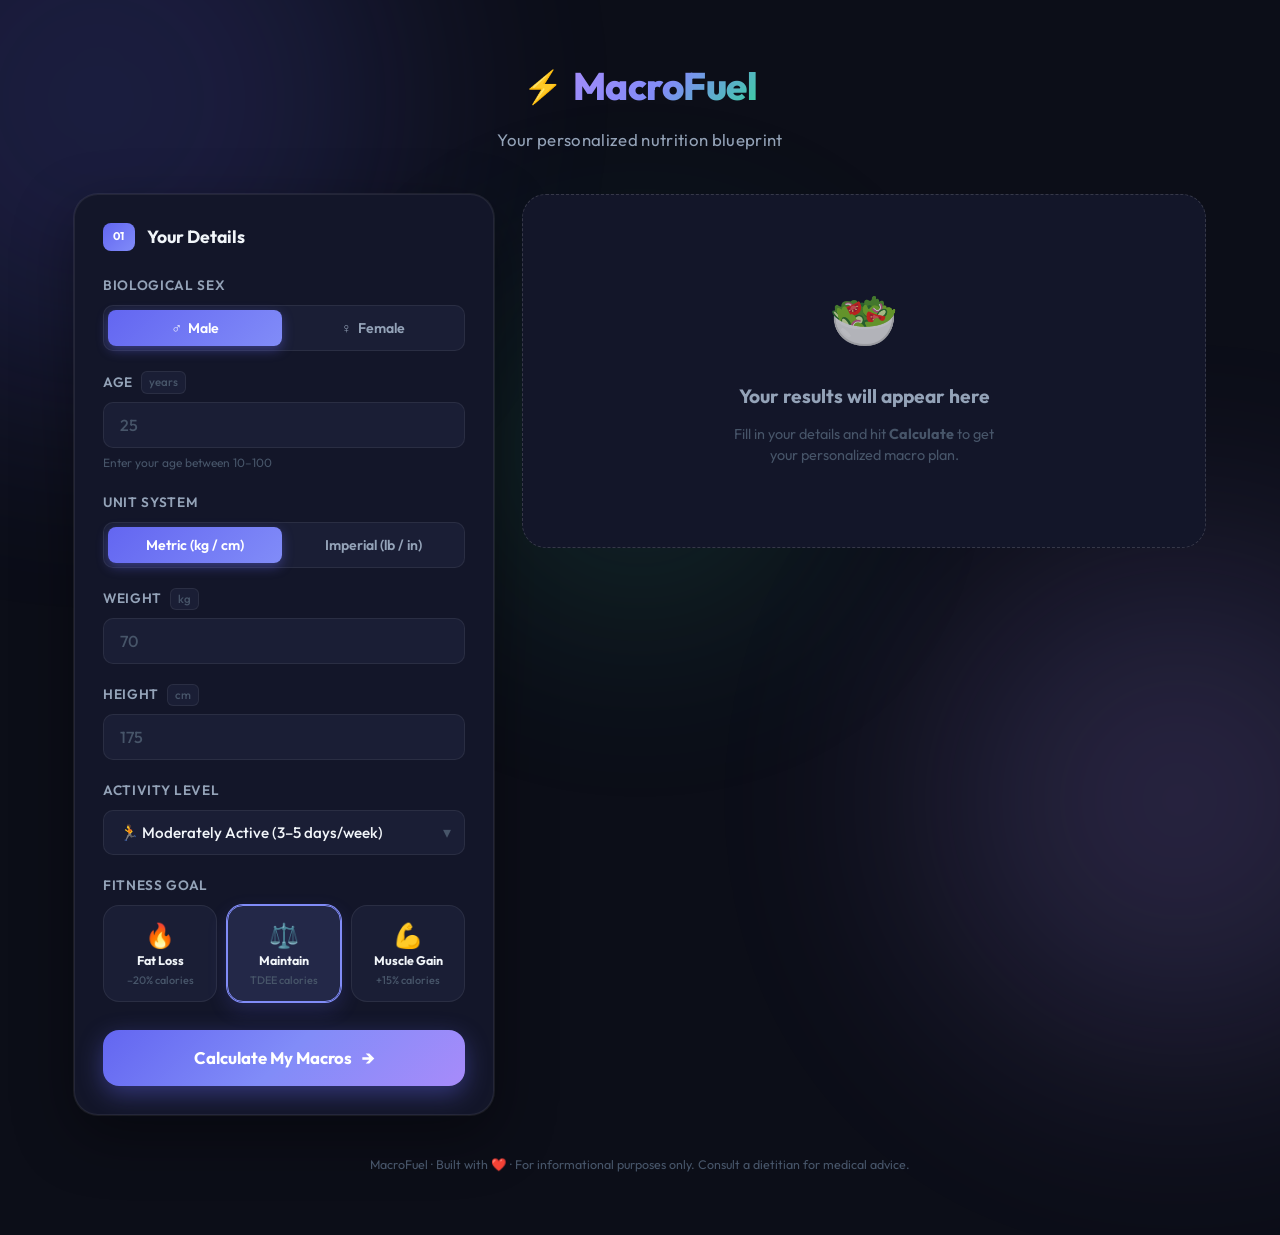
<file: index.html>
<!DOCTYPE html>
<html lang="en">
<head>
  <meta charset="UTF-8" />
  <meta name="viewport" content="width=device-width, initial-scale=1.0" />
  <title>MacroFuel – Macro Nutrient Calculator</title>
  <meta name="description" content="Calculate your daily caloric needs and personalized macro breakdown for proteins, carbs, and fats based on your body metrics and fitness goal." />
  <link rel="preconnect" href="https://fonts.googleapis.com" />
  <link rel="preconnect" href="https://fonts.gstatic.com" crossorigin />
  <link href="https://fonts.googleapis.com/css2?family=Outfit:wght@300;400;500;600;700;800&display=swap" rel="stylesheet" />
  <link rel="stylesheet" href="style.css" />
</head>
<body>

  <!-- Background Orbs -->
  <div class="bg-orb orb-1"></div>
  <div class="bg-orb orb-2"></div>
  <div class="bg-orb orb-3"></div>

  <div class="container">

    <!-- Header -->
    <header class="header">
      <div class="logo">
        <span class="logo-icon">⚡</span>
        <span class="logo-text">MacroFuel</span>
      </div>
      <p class="tagline">Your personalized nutrition blueprint</p>
    </header>

    <!-- Main Layout -->
    <main class="main-layout">

      <!-- Input Panel -->
      <section class="card input-panel" aria-label="Personal Details Form">
        <h2 class="card-title">
          <span class="step-badge">01</span>
          Your Details
        </h2>

        <!-- Gender -->
        <div class="form-group">
          <label class="form-label">Biological Sex</label>
          <div class="toggle-group" id="gender-group" role="radiogroup" aria-label="Biological Sex">
            <button class="toggle-btn active" id="btn-male" data-value="male" role="radio" aria-checked="true" onclick="selectToggle('gender-group', this)">
              <span class="toggle-icon">♂</span> Male
            </button>
            <button class="toggle-btn" id="btn-female" data-value="female" role="radio" aria-checked="false" onclick="selectToggle('gender-group', this)">
              <span class="toggle-icon">♀</span> Female
            </button>
          </div>
        </div>

        <!-- Age -->
        <div class="form-group">
          <label class="form-label" for="age">Age <span class="unit-badge">years</span></label>
          <div class="input-wrapper">
            <input type="number" id="age" class="form-input" placeholder="25" min="10" max="100" aria-describedby="age-hint" />
          </div>
          <span id="age-hint" class="input-hint">Enter your age between 10–100</span>
        </div>

        <!-- Unit System -->
        <div class="form-group">
          <label class="form-label">Unit System</label>
          <div class="toggle-group" id="unit-group" role="radiogroup" aria-label="Unit System">
            <button class="toggle-btn active" id="btn-metric" data-value="metric" role="radio" aria-checked="true" onclick="selectToggle('unit-group', this); switchUnits()">
              Metric (kg / cm)
            </button>
            <button class="toggle-btn" id="btn-imperial" data-value="imperial" role="radio" aria-checked="false" onclick="selectToggle('unit-group', this); switchUnits()">
              Imperial (lb / in)
            </button>
          </div>
        </div>

        <!-- Weight -->
        <div class="form-group">
          <label class="form-label" for="weight">Weight <span class="unit-badge" id="weight-unit">kg</span></label>
          <div class="input-wrapper">
            <input type="number" id="weight" class="form-input" placeholder="70" min="1" max="500" step="0.1" />
          </div>
        </div>

        <!-- Height -->
        <div class="form-group" id="height-metric-group">
          <label class="form-label" for="height-cm">Height <span class="unit-badge">cm</span></label>
          <div class="input-wrapper">
            <input type="number" id="height-cm" class="form-input" placeholder="175" min="50" max="300" />
          </div>
        </div>
        <div class="form-group hidden" id="height-imperial-group">
          <label class="form-label">Height</label>
          <div class="dual-input">
            <div class="input-wrapper">
              <input type="number" id="height-ft" class="form-input" placeholder="5" min="1" max="9" />
              <span class="input-suffix">ft</span>
            </div>
            <div class="input-wrapper">
              <input type="number" id="height-in" class="form-input" placeholder="9" min="0" max="11" />
              <span class="input-suffix">in</span>
            </div>
          </div>
        </div>

        <!-- Activity Level -->
        <div class="form-group">
          <label class="form-label" for="activity">Activity Level</label>
          <div class="select-wrapper">
            <select id="activity" class="form-select">
              <option value="1.2">🛋️ Sedentary (little or no exercise)</option>
              <option value="1.375">🚶 Lightly Active (1–3 days/week)</option>
              <option value="1.55" selected>🏃 Moderately Active (3–5 days/week)</option>
              <option value="1.725">💪 Very Active (6–7 days/week)</option>
              <option value="1.9">🔥 Super Active (athlete / physical job)</option>
            </select>
            <span class="select-arrow">▾</span>
          </div>
        </div>

        <!-- Fitness Goal -->
        <div class="form-group">
          <label class="form-label">Fitness Goal</label>
          <div class="goal-grid" id="goal-group" role="radiogroup" aria-label="Fitness Goal">
            <button class="goal-btn" id="goal-loss" data-value="loss" role="radio" aria-checked="false" onclick="selectGoal(this)">
              <span class="goal-icon">🔥</span>
              <span class="goal-name">Fat Loss</span>
              <span class="goal-desc">–20% calories</span>
            </button>
            <button class="goal-btn active" id="goal-maintain" data-value="maintain" role="radio" aria-checked="true" onclick="selectGoal(this)">
              <span class="goal-icon">⚖️</span>
              <span class="goal-name">Maintain</span>
              <span class="goal-desc">TDEE calories</span>
            </button>
            <button class="goal-btn" id="goal-gain" data-value="gain" role="radio" aria-checked="false" onclick="selectGoal(this)">
              <span class="goal-icon">💪</span>
              <span class="goal-name">Muscle Gain</span>
              <span class="goal-desc">+15% calories</span>
            </button>
          </div>
        </div>

        <button class="calculate-btn" id="calculate-btn" onclick="calculate()">
          <span class="btn-text">Calculate My Macros</span>
          <span class="btn-icon">→</span>
        </button>
        <p class="error-msg hidden" id="error-msg">⚠️ Please fill in all fields correctly.</p>
      </section>

      <!-- Results Panel -->
      <section class="results-panel" id="results-panel" aria-live="polite">

        <!-- Placeholder state -->
        <div class="placeholder-state" id="placeholder-state">
          <div class="placeholder-icon">🥗</div>
          <h3>Your results will appear here</h3>
          <p>Fill in your details and hit <strong>Calculate</strong> to get your personalized macro plan.</p>
        </div>

        <!-- Results content (hidden initially) -->
        <div class="results-content hidden" id="results-content">

          <!-- Calorie Summary -->
          <div class="card calorie-card">
            <h2 class="card-title">
              <span class="step-badge">02</span>
              Daily Calorie Target
            </h2>
            <div class="calorie-stats">
              <div class="stat-item">
                <span class="stat-value" id="bmr-val">—</span>
                <span class="stat-label">BMR</span>
                <span class="stat-sub">Basal Metabolic Rate</span>
              </div>
              <div class="stat-divider"></div>
              <div class="stat-item">
                <span class="stat-value" id="tdee-val">—</span>
                <span class="stat-label">TDEE</span>
                <span class="stat-sub">Total Daily Energy</span>
              </div>
              <div class="stat-divider"></div>
              <div class="stat-item highlight">
                <span class="stat-value" id="target-val">—</span>
                <span class="stat-label">TARGET</span>
                <span class="stat-sub" id="goal-label-sub">Goal Calories</span>
              </div>
            </div>
          </div>

          <!-- Macro Breakdown -->
          <div class="card macro-card">
            <h2 class="card-title">
              <span class="step-badge">03</span>
              Macro Breakdown
            </h2>

            <!-- Donut Chart -->
            <div class="chart-container">
              <svg class="donut-chart" id="donut-chart" viewBox="0 0 200 200" role="img" aria-label="Macro breakdown donut chart">
                <circle class="donut-bg" cx="100" cy="100" r="80" />
                <circle class="donut-protein" id="arc-protein" cx="100" cy="100" r="80"
                  stroke-dasharray="0 502.65" stroke-dashoffset="125.66" />
                <circle class="donut-carbs" id="arc-carbs" cx="100" cy="100" r="80"
                  stroke-dasharray="0 502.65" stroke-dashoffset="125.66" />
                <circle class="donut-fat" id="arc-fat" cx="100" cy="100" r="80"
                  stroke-dasharray="0 502.65" stroke-dashoffset="125.66" />
                <text x="100" y="94" class="donut-center-label">TARGET</text>
                <text x="100" y="114" class="donut-center-value" id="donut-cal">—</text>
                <text x="100" y="128" class="donut-center-sub">kcal/day</text>
              </svg>
              <div class="chart-legend">
                <div class="legend-item">
                  <span class="legend-dot protein-dot"></span>
                  <span class="legend-text">Protein</span>
                </div>
                <div class="legend-item">
                  <span class="legend-dot carbs-dot"></span>
                  <span class="legend-text">Carbs</span>
                </div>
                <div class="legend-item">
                  <span class="legend-dot fat-dot"></span>
                  <span class="legend-text">Fat</span>
                </div>
              </div>
            </div>

            <!-- Macro Bars -->
            <div class="macro-bars">

              <div class="macro-bar-item" id="macro-protein">
                <div class="macro-bar-header">
                  <div class="macro-info">
                    <span class="macro-dot protein-dot"></span>
                    <span class="macro-name">Protein</span>
                    <span class="macro-pct" id="pct-protein">—%</span>
                  </div>
                  <div class="macro-values">
                    <span class="macro-g" id="g-protein">— g</span>
                    <span class="macro-kcal" id="kcal-protein">— kcal</span>
                  </div>
                </div>
                <div class="progress-track">
                  <div class="progress-fill protein-fill" id="bar-protein" style="width:0%"></div>
                </div>
              </div>

              <div class="macro-bar-item" id="macro-carbs">
                <div class="macro-bar-header">
                  <div class="macro-info">
                    <span class="macro-dot carbs-dot"></span>
                    <span class="macro-name">Carbohydrates</span>
                    <span class="macro-pct" id="pct-carbs">—%</span>
                  </div>
                  <div class="macro-values">
                    <span class="macro-g" id="g-carbs">— g</span>
                    <span class="macro-kcal" id="kcal-carbs">— kcal</span>
                  </div>
                </div>
                <div class="progress-track">
                  <div class="progress-fill carbs-fill" id="bar-carbs" style="width:0%"></div>
                </div>
              </div>

              <div class="macro-bar-item" id="macro-fat">
                <div class="macro-bar-header">
                  <div class="macro-info">
                    <span class="macro-dot fat-dot"></span>
                    <span class="macro-name">Fats</span>
                    <span class="macro-pct" id="pct-fat">—%</span>
                  </div>
                  <div class="macro-values">
                    <span class="macro-g" id="g-fat">— g</span>
                    <span class="macro-kcal" id="kcal-fat">— kcal</span>
                  </div>
                </div>
                <div class="progress-track">
                  <div class="progress-fill fat-fill" id="bar-fat" style="width:0%"></div>
                </div>
              </div>

            </div>
          </div>

          <!-- Meal Split -->
          <div class="card meal-card">
            <h2 class="card-title">
              <span class="step-badge">04</span>
              Meal Split <span class="meal-count-badge" id="meal-count-badge">3 meals</span>
            </h2>
            <div class="meal-selector">
              <label class="form-label" for="meal-count">Meals per day</label>
              <input type="range" id="meal-count" class="range-slider" min="2" max="6" value="3" oninput="updateMealSplit()" />
              <div class="range-labels">
                <span>2</span><span>3</span><span>4</span><span>5</span><span>6</span>
              </div>
            </div>
            <div class="meal-grid" id="meal-grid"></div>
          </div>

          <!-- Tips -->
          <div class="card tips-card">
            <h2 class="card-title">
              <span class="step-badge">💡</span>
              Pro Tips
            </h2>
            <ul class="tips-list" id="tips-list"></ul>
          </div>

        </div>
      </section>

    </main>

    <footer class="footer">
      <p>MacroFuel · Built with ❤️ · For informational purposes only. Consult a dietitian for medical advice.</p>
    </footer>

  </div>

  <script src="script.js"></script>
</body>
</html>
</file>
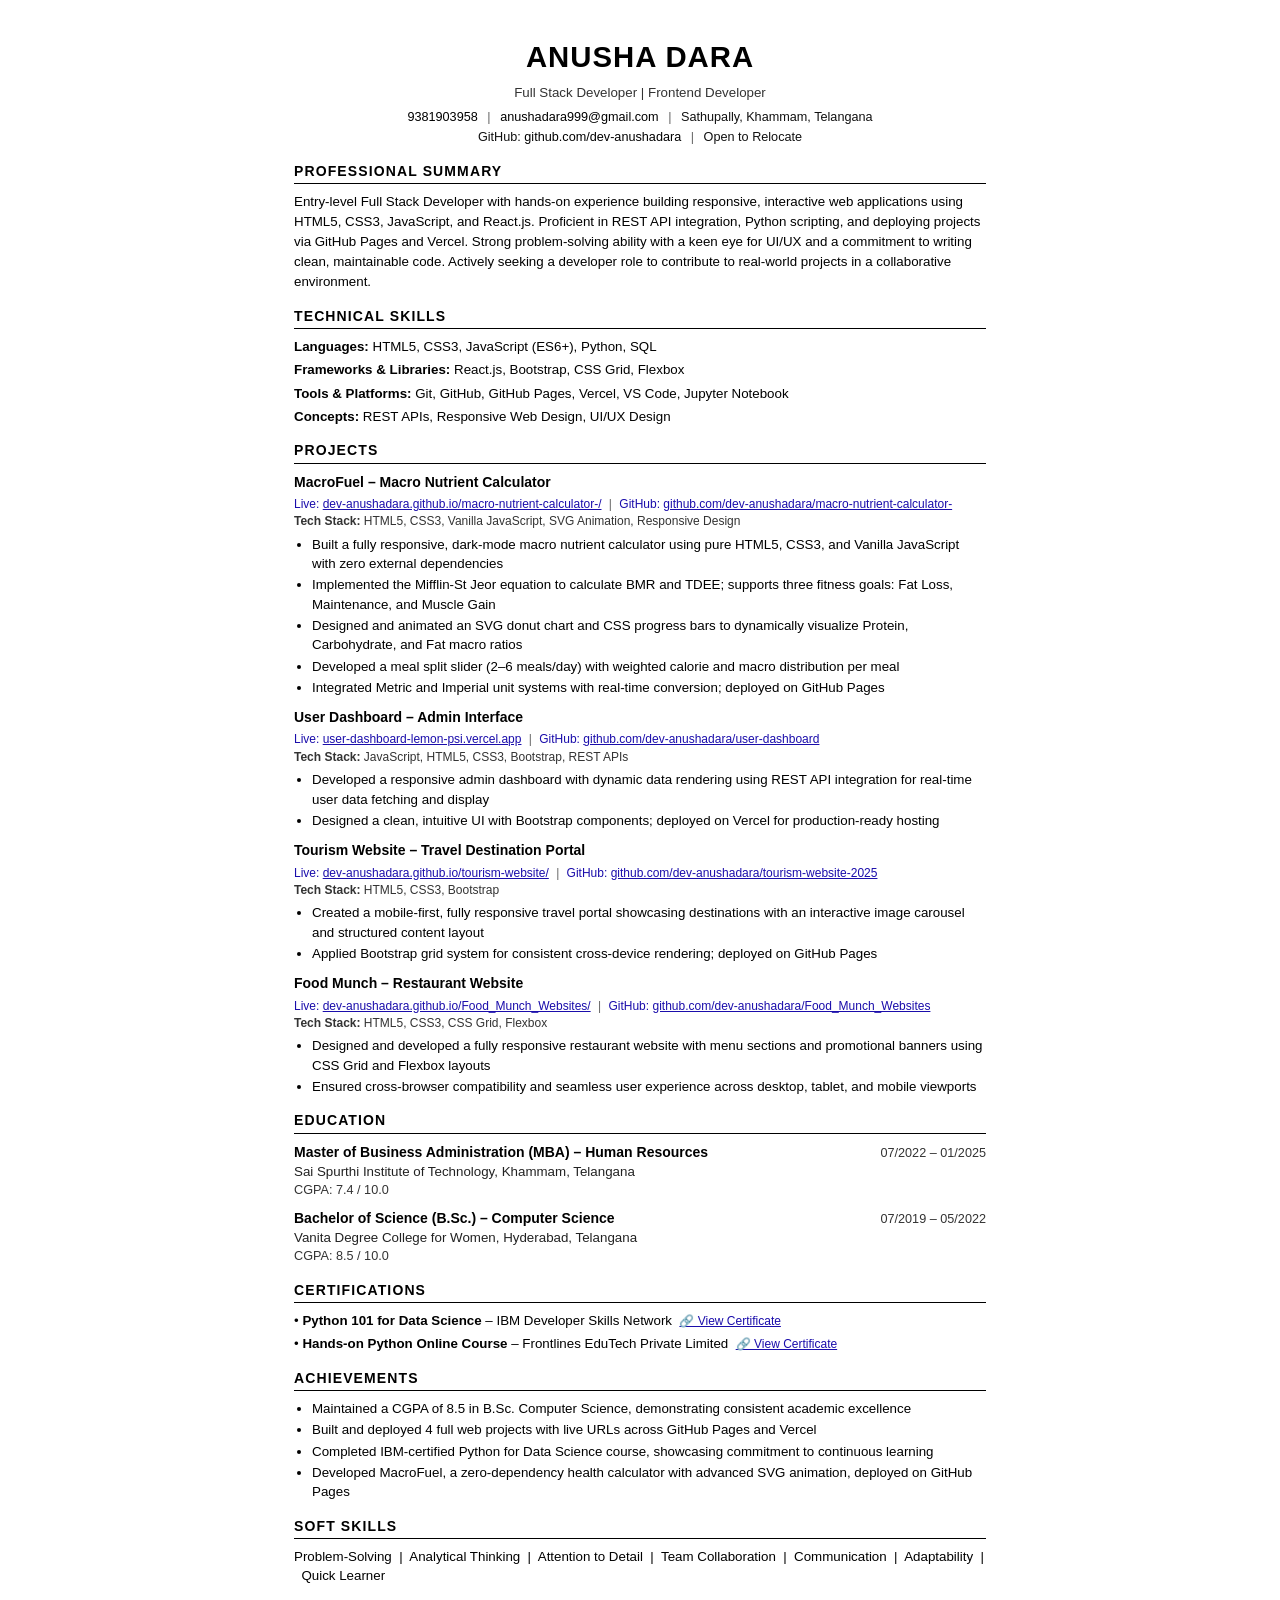
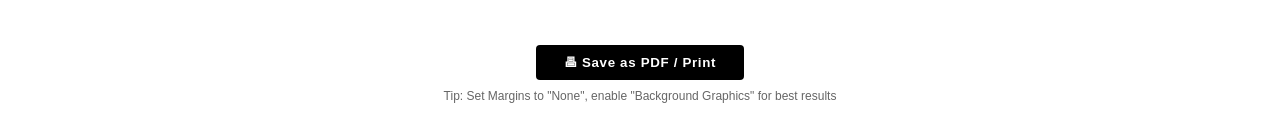
<file: resume.html>
<!DOCTYPE html>
<html lang="en">
<head>
  <meta charset="UTF-8" />
  <meta name="viewport" content="width=device-width, initial-scale=1.0" />
  <title>Anusha Dara – Resume</title>
  <style>
    /* ATS-SAFE: Simple, clean, single-column layout */
    * { margin: 0; padding: 0; box-sizing: border-box; }

    body {
      font-family: Arial, Helvetica, sans-serif;
      font-size: 10.5pt;
      color: #000;
      background: #fff;
      line-height: 1.45;
    }

    .page {
      max-width: 780px;
      margin: 0 auto;
      padding: 36px 44px;
      background: #fff;
    }

    /* ── Name & Header ── */
    .name {
      font-size: 22pt;
      font-weight: bold;
      text-align: center;
      letter-spacing: 1px;
      margin-bottom: 4px;
    }
    .role {
      font-size: 10pt;
      text-align: center;
      color: #333;
      margin-bottom: 6px;
    }
    .contacts {
      text-align: center;
      font-size: 9.5pt;
      color: #111;
      margin-bottom: 2px;
    }
    .contacts a {
      color: #000;
      text-decoration: none;
    }
    .separator { margin: 0 6px; color: #666; }

    /* ── Section ── */
    .section { margin-top: 14px; }

    .section-title {
      font-size: 10.5pt;
      font-weight: bold;
      text-transform: uppercase;
      letter-spacing: 0.08em;
      border-bottom: 1.5px solid #000;
      padding-bottom: 2px;
      margin-bottom: 8px;
    }

    /* ── Project Entry ── */
    .entry { margin-bottom: 10px; }

    .entry-header {
      display: flex;
      justify-content: space-between;
      align-items: baseline;
      flex-wrap: wrap;
      gap: 4px;
    }

    .entry-title {
      font-weight: bold;
      font-size: 10.5pt;
    }

    .entry-links {
      font-size: 9pt;
      color: #1a0dab;
      white-space: nowrap;
    }
    .entry-links a {
      color: #1a0dab;
      text-decoration: underline;
    }
    .entry-links .sep { margin: 0 4px; color: #666; }

    .entry-sub {
      font-size: 9.5pt;
      color: #333;
      font-style: italic;
      margin-bottom: 3px;
    }

    .entry-tags {
      font-size: 9pt;
      color: #333;
      margin-bottom: 4px;
    }

    ul.bullets {
      margin-left: 18px;
      margin-top: 3px;
    }
    ul.bullets li {
      font-size: 10pt;
      margin-bottom: 2px;
      line-height: 1.45;
    }

    /* ── Skills ── */
    .skill-row {
      font-size: 10pt;
      margin-bottom: 4px;
    }
    .skill-row strong { font-weight: bold; }

    /* ── Education ── */
    .edu-entry { margin-bottom: 8px; }
    .edu-header {
      display: flex;
      justify-content: space-between;
      align-items: baseline;
      flex-wrap: wrap;
    }
    .edu-degree { font-weight: bold; font-size: 10.5pt; }
    .edu-date { font-size: 9.5pt; color: #333; }
    .edu-school { font-size: 10pt; color: #222; }
    .edu-gpa { font-size: 9.5pt; color: #333; }

    /* ── Certifications ── */
    .cert-entry { margin-bottom: 4px; font-size: 10pt; }

    /* ── Print ── */
    @media print {
      body { font-size: 10pt; }
      .page { padding: 20px 32px; max-width: 100%; }
      .no-print { display: none !important; }
      a { color: #1a0dab !important; text-decoration: underline !important; }
    }

    /* ── Print Button (screen only) ── */
    .no-print {
      text-align: center;
      padding: 24px 0 8px;
    }
    .print-btn {
      background: #000;
      color: #fff;
      border: none;
      padding: 10px 28px;
      font-size: 10pt;
      font-family: Arial, sans-serif;
      cursor: pointer;
      border-radius: 4px;
      font-weight: bold;
      letter-spacing: 0.05em;
    }
    .print-btn:hover { background: #222; }
  </style>
</head>
<body>

<div class="page">

  <!-- ── NAME & CONTACT ── -->
  <div class="name">ANUSHA DARA</div>
  <div class="role">Full Stack Developer | Frontend Developer</div>
  <div class="contacts">
    <a href="tel:9381903958">9381903958</a>
    <span class="separator">|</span>
    <a href="mailto:anushadara999@gmail.com">anushadara999@gmail.com</a>
    <span class="separator">|</span>
    Sathupally, Khammam, Telangana
  </div>
  <div class="contacts" style="margin-top:2px;">
    GitHub: <a href="https://github.com/dev-anushadara">github.com/dev-anushadara</a>
    <span class="separator">|</span>
    Open to Relocate
  </div>

  <!-- ── PROFESSIONAL SUMMARY ── -->
  <div class="section">
    <div class="section-title">Professional Summary</div>
    <p style="font-size:10pt;line-height:1.5;">
      Entry-level Full Stack Developer with hands-on experience building responsive, interactive web applications
      using HTML5, CSS3, JavaScript, and React.js. Proficient in REST API integration, Python scripting, and
      deploying projects via GitHub Pages and Vercel. Strong problem-solving ability with a keen eye for UI/UX
      and a commitment to writing clean, maintainable code. Actively seeking a developer role to contribute to
      real-world projects in a collaborative environment.
    </p>
  </div>

  <!-- ── TECHNICAL SKILLS ── -->
  <div class="section">
    <div class="section-title">Technical Skills</div>
    <div class="skill-row"><strong>Languages:</strong> HTML5, CSS3, JavaScript (ES6+), Python, SQL</div>
    <div class="skill-row"><strong>Frameworks &amp; Libraries:</strong> React.js, Bootstrap, CSS Grid, Flexbox</div>
    <div class="skill-row"><strong>Tools &amp; Platforms:</strong> Git, GitHub, GitHub Pages, Vercel, VS Code, Jupyter Notebook</div>
    <div class="skill-row"><strong>Concepts:</strong> REST APIs, Responsive Web Design, UI/UX Design</div>
  </div>

  <!-- ── PROJECTS ── -->
  <div class="section">
    <div class="section-title">Projects</div>

    <!-- MacroFuel -->
    <div class="entry">
      <div class="entry-header">
        <span class="entry-title">MacroFuel – Macro Nutrient Calculator</span>
        <span class="entry-links">
          Live: <a href="https://dev-anushadara.github.io/macro-nutrient-calculator-/" target="_blank">dev-anushadara.github.io/macro-nutrient-calculator-/</a>
          <span class="sep">|</span>
          GitHub: <a href="https://github.com/dev-anushadara/macro-nutrient-calculator-" target="_blank">github.com/dev-anushadara/macro-nutrient-calculator-</a>
        </span>
      </div>
      <div class="entry-tags"><strong>Tech Stack:</strong> HTML5, CSS3, Vanilla JavaScript, SVG Animation, Responsive Design</div>
      <ul class="bullets">
        <li>Built a fully responsive, dark-mode macro nutrient calculator using pure HTML5, CSS3, and Vanilla JavaScript with zero external dependencies</li>
        <li>Implemented the Mifflin-St Jeor equation to calculate BMR and TDEE; supports three fitness goals: Fat Loss, Maintenance, and Muscle Gain</li>
        <li>Designed and animated an SVG donut chart and CSS progress bars to dynamically visualize Protein, Carbohydrate, and Fat macro ratios</li>
        <li>Developed a meal split slider (2–6 meals/day) with weighted calorie and macro distribution per meal</li>
        <li>Integrated Metric and Imperial unit systems with real-time conversion; deployed on GitHub Pages</li>
      </ul>
    </div>

    <!-- User Dashboard -->
    <div class="entry">
      <div class="entry-header">
        <span class="entry-title">User Dashboard – Admin Interface</span>
        <span class="entry-links">
          Live: <a href="https://user-dashboard-lemon-psi.vercel.app/" target="_blank">user-dashboard-lemon-psi.vercel.app</a>
          <span class="sep">|</span>
          GitHub: <a href="https://github.com/dev-anushadara/user-dashboard" target="_blank">github.com/dev-anushadara/user-dashboard</a>
        </span>
      </div>
      <div class="entry-tags"><strong>Tech Stack:</strong> JavaScript, HTML5, CSS3, Bootstrap, REST APIs</div>
      <ul class="bullets">
        <li>Developed a responsive admin dashboard with dynamic data rendering using REST API integration for real-time user data fetching and display</li>
        <li>Designed a clean, intuitive UI with Bootstrap components; deployed on Vercel for production-ready hosting</li>
      </ul>
    </div>

    <!-- Tourism Website -->
    <div class="entry">
      <div class="entry-header">
        <span class="entry-title">Tourism Website – Travel Destination Portal</span>
        <span class="entry-links">
          Live: <a href="https://dev-anushadara.github.io/tourism-website/" target="_blank">dev-anushadara.github.io/tourism-website/</a>
          <span class="sep">|</span>
          GitHub: <a href="https://github.com/dev-anushadara/tourism-website-2025" target="_blank">github.com/dev-anushadara/tourism-website-2025</a>
        </span>
      </div>
      <div class="entry-tags"><strong>Tech Stack:</strong> HTML5, CSS3, Bootstrap</div>
      <ul class="bullets">
        <li>Created a mobile-first, fully responsive travel portal showcasing destinations with an interactive image carousel and structured content layout</li>
        <li>Applied Bootstrap grid system for consistent cross-device rendering; deployed on GitHub Pages</li>
      </ul>
    </div>

    <!-- Food Munch -->
    <div class="entry">
      <div class="entry-header">
        <span class="entry-title">Food Munch – Restaurant Website</span>
        <span class="entry-links">
          Live: <a href="https://dev-anushadara.github.io/Food_Munch_Websites/" target="_blank">dev-anushadara.github.io/Food_Munch_Websites/</a>
          <span class="sep">|</span>
          GitHub: <a href="https://github.com/dev-anushadara/Food_Munch_Websites" target="_blank">github.com/dev-anushadara/Food_Munch_Websites</a>
        </span>
      </div>
      <div class="entry-tags"><strong>Tech Stack:</strong> HTML5, CSS3, CSS Grid, Flexbox</div>
      <ul class="bullets">
        <li>Designed and developed a fully responsive restaurant website with menu sections and promotional banners using CSS Grid and Flexbox layouts</li>
        <li>Ensured cross-browser compatibility and seamless user experience across desktop, tablet, and mobile viewports</li>
      </ul>
    </div>

  </div>

  <!-- ── EDUCATION ── -->
  <div class="section">
    <div class="section-title">Education</div>

    <div class="edu-entry">
      <div class="edu-header">
        <span class="edu-degree">Master of Business Administration (MBA) – Human Resources</span>
        <span class="edu-date">07/2022 – 01/2025</span>
      </div>
      <div class="edu-school">Sai Spurthi Institute of Technology, Khammam, Telangana</div>
      <div class="edu-gpa">CGPA: 7.4 / 10.0</div>
    </div>

    <div class="edu-entry">
      <div class="edu-header">
        <span class="edu-degree">Bachelor of Science (B.Sc.) – Computer Science</span>
        <span class="edu-date">07/2019 – 05/2022</span>
      </div>
      <div class="edu-school">Vanita Degree College for Women, Hyderabad, Telangana</div>
      <div class="edu-gpa">CGPA: 8.5 / 10.0</div>
    </div>
  </div>

  <!-- ── CERTIFICATIONS ── -->
  <div class="section">
    <div class="section-title">Certifications</div>
    <div class="cert-entry">
      &#8226; <strong>Python 101 for Data Science</strong> – IBM Developer Skills Network
      &nbsp;<a href="https://courses.cognitiveclass.ai/certificates/3d9774926ada43e9bbadc1955a9cf28c" target="_blank" style="color:#1a0dab;text-decoration:underline;font-size:9pt;">&#128279; View Certificate</a>
    </div>
    <div class="cert-entry">
      &#8226; <strong>Hands-on Python Online Course</strong> – Frontlines EduTech Private Limited
      &nbsp;<a href="https://drive.google.com/file/d/1VC9YNUnQZ_ka9wvWoVsNmQieQpQ71A5I/view?usp=sharing" target="_blank" style="color:#1a0dab;text-decoration:underline;font-size:9pt;">&#128279; View Certificate</a>
    </div>
  </div>

  <!-- ── ACHIEVEMENTS ── -->
  <div class="section">
    <div class="section-title">Achievements</div>
    <ul class="bullets">
      <li>Maintained a CGPA of 8.5 in B.Sc. Computer Science, demonstrating consistent academic excellence</li>
      <li>Built and deployed 4 full web projects with live URLs across GitHub Pages and Vercel</li>
      <li>Completed IBM-certified Python for Data Science course, showcasing commitment to continuous learning</li>
      <li>Developed MacroFuel, a zero-dependency health calculator with advanced SVG animation, deployed on GitHub Pages</li>
    </ul>
  </div>

  <!-- ── SOFT SKILLS ── -->
  <div class="section">
    <div class="section-title">Soft Skills</div>
    <p style="font-size:10pt;">Problem-Solving &nbsp;|&nbsp; Analytical Thinking &nbsp;|&nbsp; Attention to Detail &nbsp;|&nbsp; Team Collaboration &nbsp;|&nbsp; Communication &nbsp;|&nbsp; Adaptability &nbsp;|&nbsp; Quick Learner</p>
  </div>

</div><!-- end .page -->

<!-- Print Button -->
<div class="no-print">
  <button class="print-btn" onclick="window.print()">&#128438; Save as PDF / Print</button>
  <p style="font-size:9pt;color:#666;margin-top:8px;">Tip: Set Margins to "None", enable "Background Graphics" for best results</p>
</div>

</body>
</html>
</file>
<file: style.css>
/* ── Reset & Base ─────────────────────────────────────── */
*, *::before, *::after { box-sizing: border-box; margin: 0; padding: 0; }

:root {
  --bg:            #0c0e18;
  --surface:       #131629;
  --surface-2:     #1a1e35;
  --border:        rgba(255,255,255,0.07);
  --border-hover:  rgba(255,255,255,0.15);

  --protein: #a78bfa;   /* violet */
  --carbs:   #34d399;   /* emerald */
  --fat:     #fb923c;   /* orange */

  --accent:  #818cf8;
  --accent-2:#6366f1;

  --text-primary:   #f1f5f9;
  --text-secondary: #94a3b8;
  --text-muted:     #475569;

  --radius-sm: 10px;
  --radius-md: 16px;
  --radius-lg: 24px;

  --shadow-card: 0 0 0 1px var(--border), 0 20px 60px rgba(0,0,0,0.4);

  --font: 'Outfit', sans-serif;
}

html { scroll-behavior: smooth; }

body {
  font-family: var(--font);
  background: var(--bg);
  color: var(--text-primary);
  min-height: 100vh;
  overflow-x: hidden;
  line-height: 1.6;
}

/* ── Background Orbs ─────────────────────────────────── */
.bg-orb {
  position: fixed;
  border-radius: 50%;
  filter: blur(120px);
  opacity: 0.18;
  pointer-events: none;
  z-index: 0;
}
.orb-1 { width: 600px; height: 600px; background: #6366f1; top: -200px; left: -200px; }
.orb-2 { width: 500px; height: 500px; background: #a78bfa; bottom: -150px; right: -150px; }
.orb-3 { width: 300px; height: 300px; background: #34d399; top: 50%; left: 50%; transform: translate(-50%,-50%); }

/* ── Container ───────────────────────────────────────── */
.container {
  position: relative;
  z-index: 1;
  max-width: 1180px;
  margin: 0 auto;
  padding: 0 24px 60px;
}

/* ── Header ──────────────────────────────────────────── */
.header {
  text-align: center;
  padding: 56px 0 40px;
}
.logo {
  display: inline-flex;
  align-items: center;
  gap: 10px;
  margin-bottom: 10px;
}
.logo-icon {
  font-size: 2rem;
  animation: pulse-glow 2.5s ease-in-out infinite;
}
@keyframes pulse-glow {
  0%, 100% { filter: drop-shadow(0 0 8px #818cf8); transform: scale(1); }
  50% { filter: drop-shadow(0 0 20px #818cf8); transform: scale(1.1); }
}
.logo-text {
  font-size: 2.4rem;
  font-weight: 800;
  letter-spacing: -0.5px;
  background: linear-gradient(135deg, #a78bfa, #818cf8, #34d399);
  -webkit-background-clip: text;
  -webkit-text-fill-color: transparent;
  background-clip: text;
}
.tagline {
  color: var(--text-secondary);
  font-size: 1.05rem;
  font-weight: 400;
  letter-spacing: 0.02em;
}

/* ── Main Layout ─────────────────────────────────────── */
.main-layout {
  display: grid;
  grid-template-columns: 420px 1fr;
  gap: 28px;
  align-items: start;
}
@media (max-width: 900px) {
  .main-layout { grid-template-columns: 1fr; }
}

/* ── Card ────────────────────────────────────────────── */
.card {
  background: var(--surface);
  border: 1px solid var(--border);
  border-radius: var(--radius-lg);
  padding: 28px;
  box-shadow: var(--shadow-card);
  transition: border-color 0.3s;
}
.card:hover { border-color: var(--border-hover); }

.card-title {
  display: flex;
  align-items: center;
  gap: 12px;
  font-size: 1.1rem;
  font-weight: 700;
  margin-bottom: 24px;
  color: var(--text-primary);
}

.step-badge {
  display: inline-flex;
  align-items: center;
  justify-content: center;
  min-width: 32px;
  height: 28px;
  background: linear-gradient(135deg, var(--accent-2), var(--accent));
  border-radius: 8px;
  font-size: 0.7rem;
  font-weight: 700;
  color: #fff;
  letter-spacing: 0.05em;
  padding: 0 6px;
  flex-shrink: 0;
}

/* ── Form Elements ───────────────────────────────────── */
.form-group { margin-bottom: 20px; }

.form-label {
  display: flex;
  align-items: center;
  gap: 8px;
  font-size: 0.85rem;
  font-weight: 600;
  color: var(--text-secondary);
  margin-bottom: 8px;
  text-transform: uppercase;
  letter-spacing: 0.05em;
}

.unit-badge {
  font-size: 0.72rem;
  background: var(--surface-2);
  border: 1px solid var(--border);
  color: var(--text-muted);
  padding: 1px 7px;
  border-radius: 6px;
  text-transform: lowercase;
  letter-spacing: 0;
  font-weight: 500;
}

.input-wrapper {
  position: relative;
  display: flex;
  align-items: center;
}

.form-input {
  width: 100%;
  background: var(--surface-2);
  border: 1.5px solid var(--border);
  border-radius: var(--radius-sm);
  padding: 12px 16px;
  font-size: 1rem;
  font-family: var(--font);
  font-weight: 500;
  color: var(--text-primary);
  outline: none;
  transition: border-color 0.25s, box-shadow 0.25s;
  -moz-appearance: textfield;
}
.form-input::-webkit-outer-spin-button,
.form-input::-webkit-inner-spin-button { -webkit-appearance: none; margin: 0; }
.form-input::placeholder { color: var(--text-muted); }
.form-input:focus {
  border-color: var(--accent);
  box-shadow: 0 0 0 3px rgba(129,140,248,0.15);
}

.input-suffix {
  position: absolute;
  right: 12px;
  font-size: 0.8rem;
  color: var(--text-muted);
  font-weight: 600;
  pointer-events: none;
}

.input-hint {
  font-size: 0.75rem;
  color: var(--text-muted);
  margin-top: 5px;
  display: block;
}

.dual-input {
  display: grid;
  grid-template-columns: 1fr 1fr;
  gap: 10px;
}

/* ── Toggle Group ────────────────────────────────────── */
.toggle-group {
  display: flex;
  background: var(--surface-2);
  border: 1px solid var(--border);
  border-radius: var(--radius-sm);
  padding: 4px;
  gap: 4px;
}

.toggle-btn {
  flex: 1;
  padding: 9px 12px;
  border: none;
  border-radius: 8px;
  background: transparent;
  color: var(--text-secondary);
  font-family: var(--font);
  font-size: 0.88rem;
  font-weight: 600;
  cursor: pointer;
  transition: all 0.25s;
  display: flex;
  align-items: center;
  justify-content: center;
  gap: 6px;
}
.toggle-btn:hover { color: var(--text-primary); background: rgba(255,255,255,0.06); }
.toggle-btn.active {
  background: linear-gradient(135deg, var(--accent-2), var(--accent));
  color: #fff;
  box-shadow: 0 4px 12px rgba(99,102,241,0.4);
}

/* ── Select ──────────────────────────────────────────── */
.select-wrapper { position: relative; }
.form-select {
  width: 100%;
  background: var(--surface-2);
  border: 1.5px solid var(--border);
  border-radius: var(--radius-sm);
  padding: 12px 42px 12px 16px;
  font-size: 0.95rem;
  font-family: var(--font);
  font-weight: 500;
  color: var(--text-primary);
  outline: none;
  cursor: pointer;
  appearance: none;
  transition: border-color 0.25s, box-shadow 0.25s;
}
.form-select:focus {
  border-color: var(--accent);
  box-shadow: 0 0 0 3px rgba(129,140,248,0.15);
}
.form-select option { background: #1a1e35; }
.select-arrow {
  position: absolute;
  right: 14px;
  top: 50%;
  transform: translateY(-50%);
  pointer-events: none;
  color: var(--text-muted);
  font-size: 1rem;
}

/* ── Goal Grid ───────────────────────────────────────── */
.goal-grid {
  display: grid;
  grid-template-columns: repeat(3, 1fr);
  gap: 10px;
}

.goal-btn {
  display: flex;
  flex-direction: column;
  align-items: center;
  gap: 4px;
  padding: 14px 8px;
  background: var(--surface-2);
  border: 1.5px solid var(--border);
  border-radius: var(--radius-md);
  cursor: pointer;
  transition: all 0.25s;
  font-family: var(--font);
  text-align: center;
}
.goal-btn:hover {
  border-color: var(--accent);
  background: rgba(129,140,248,0.08);
  transform: translateY(-2px);
}
.goal-btn.active {
  border-color: var(--accent);
  background: rgba(129,140,248,0.15);
  box-shadow: 0 0 0 1px var(--accent), 0 8px 20px rgba(99,102,241,0.2);
}
.goal-icon { font-size: 1.5rem; }
.goal-name {
  font-size: 0.78rem;
  font-weight: 700;
  color: var(--text-primary);
  line-height: 1.2;
}
.goal-desc {
  font-size: 0.68rem;
  color: var(--text-muted);
  font-weight: 500;
}

/* ── Calculate Button ────────────────────────────────── */
.calculate-btn {
  width: 100%;
  padding: 16px 24px;
  background: linear-gradient(135deg, #6366f1, #818cf8, #a78bfa);
  border: none;
  border-radius: var(--radius-md);
  font-family: var(--font);
  font-size: 1.05rem;
  font-weight: 700;
  color: #fff;
  cursor: pointer;
  display: flex;
  align-items: center;
  justify-content: center;
  gap: 10px;
  margin-top: 28px;
  transition: all 0.3s;
  box-shadow: 0 8px 24px rgba(99,102,241,0.4);
  position: relative;
  overflow: hidden;
}
.calculate-btn::before {
  content: '';
  position: absolute;
  inset: 0;
  background: linear-gradient(135deg, rgba(255,255,255,0.15), transparent);
  opacity: 0;
  transition: opacity 0.3s;
}
.calculate-btn:hover::before { opacity: 1; }
.calculate-btn:hover {
  transform: translateY(-2px);
  box-shadow: 0 14px 32px rgba(99,102,241,0.55);
}
.calculate-btn:active { transform: translateY(0); }
.btn-icon { font-size: 1.2rem; transition: transform 0.3s; }
.calculate-btn:hover .btn-icon { transform: translateX(4px); }

.error-msg {
  margin-top: 12px;
  font-size: 0.85rem;
  color: #f87171;
  text-align: center;
  font-weight: 500;
}

/* ── Results Panel ───────────────────────────────────── */
.results-panel { display: flex; flex-direction: column; gap: 24px; }

/* Placeholder */
.placeholder-state {
  display: flex;
  flex-direction: column;
  align-items: center;
  justify-content: center;
  gap: 12px;
  padding: 80px 40px;
  background: var(--surface);
  border: 1px dashed var(--border-hover);
  border-radius: var(--radius-lg);
  text-align: center;
}
.placeholder-icon { font-size: 3.5rem; margin-bottom: 4px; opacity: 0.7; }
.placeholder-state h3 { font-size: 1.2rem; font-weight: 700; color: var(--text-secondary); }
.placeholder-state p { font-size: 0.9rem; color: var(--text-muted); max-width: 280px; line-height: 1.5; }

.results-content { display: flex; flex-direction: column; gap: 24px; }

/* ── Calorie Stats ───────────────────────────────────── */
.calorie-stats {
  display: grid;
  grid-template-columns: 1fr auto 1fr auto 1fr;
  gap: 12px;
  align-items: center;
  text-align: center;
}
.stat-item { display: flex; flex-direction: column; gap: 4px; }
.stat-value {
  font-size: 1.7rem;
  font-weight: 800;
  color: var(--text-primary);
  line-height: 1;
}
.stat-item.highlight .stat-value {
  font-size: 2rem;
  background: linear-gradient(135deg, #818cf8, #a78bfa);
  -webkit-background-clip: text;
  -webkit-text-fill-color: transparent;
  background-clip: text;
}
.stat-label {
  font-size: 0.65rem;
  font-weight: 700;
  letter-spacing: 0.1em;
  color: var(--text-muted);
  text-transform: uppercase;
}
.stat-sub { font-size: 0.72rem; color: var(--text-muted); }
.stat-divider {
  width: 1px;
  height: 50px;
  background: var(--border);
}

@media (max-width: 600px) {
  .calorie-stats {
    grid-template-columns: 1fr 1fr 1fr;
    gap: 8px;
  }
  .stat-divider { display: none; }
}

/* ── Donut Chart ─────────────────────────────────────── */
.chart-container {
  display: flex;
  align-items: center;
  justify-content: center;
  gap: 32px;
  margin-bottom: 28px;
}
@media (max-width: 500px) { .chart-container { flex-direction: column; gap: 16px; } }

.donut-chart {
  width: 160px;
  height: 160px;
  transform: rotate(-90deg);
  flex-shrink: 0;
}

.donut-bg {
  fill: none;
  stroke: var(--surface-2);
  stroke-width: 22;
}

.donut-protein, .donut-carbs, .donut-fat {
  fill: none;
  stroke-width: 22;
  stroke-linecap: round;
  transition: stroke-dasharray 0.8s cubic-bezier(0.4,0,0.2,1);
}
.donut-protein { stroke: var(--protein); }
.donut-carbs   { stroke: var(--carbs);   }
.donut-fat     { stroke: var(--fat);     }

.donut-center-label {
  font-family: var(--font);
  font-size: 11px;
  fill: var(--text-muted);
  text-anchor: middle;
  font-weight: 600;
  letter-spacing: 0.08em;
  transform: rotate(90deg);
  transform-origin: 100px 100px;
}
.donut-center-value {
  font-family: var(--font);
  font-size: 20px;
  fill: var(--text-primary);
  text-anchor: middle;
  font-weight: 800;
  transform: rotate(90deg);
  transform-origin: 100px 100px;
}
.donut-center-sub {
  font-family: var(--font);
  font-size: 9px;
  fill: var(--text-muted);
  text-anchor: middle;
  font-weight: 500;
  transform: rotate(90deg);
  transform-origin: 100px 100px;
}

.chart-legend {
  display: flex;
  flex-direction: column;
  gap: 10px;
}
.legend-item {
  display: flex;
  align-items: center;
  gap: 8px;
  font-size: 0.88rem;
  font-weight: 600;
  color: var(--text-secondary);
}
.legend-dot {
  width: 12px;
  height: 12px;
  border-radius: 50%;
  flex-shrink: 0;
}
.protein-dot { background: var(--protein); box-shadow: 0 0 8px var(--protein); }
.carbs-dot   { background: var(--carbs);   box-shadow: 0 0 8px var(--carbs);   }
.fat-dot     { background: var(--fat);     box-shadow: 0 0 8px var(--fat);     }

/* ── Macro Bars ──────────────────────────────────────── */
.macro-bars { display: flex; flex-direction: column; gap: 18px; }

.macro-bar-item {}
.macro-bar-header {
  display: flex;
  align-items: center;
  justify-content: space-between;
  margin-bottom: 8px;
}
.macro-info {
  display: flex;
  align-items: center;
  gap: 8px;
}
.macro-dot {
  width: 10px;
  height: 10px;
  border-radius: 50%;
  flex-shrink: 0;
}
.macro-name {
  font-size: 0.88rem;
  font-weight: 600;
  color: var(--text-primary);
}
.macro-pct {
  font-size: 0.75rem;
  color: var(--text-muted);
  font-weight: 600;
  background: var(--surface-2);
  padding: 1px 7px;
  border-radius: 20px;
}
.macro-values {
  display: flex;
  flex-direction: column;
  align-items: flex-end;
}
.macro-g {
  font-size: 0.95rem;
  font-weight: 700;
  color: var(--text-primary);
  line-height: 1.2;
}
.macro-kcal {
  font-size: 0.72rem;
  color: var(--text-muted);
  font-weight: 500;
}

.progress-track {
  height: 8px;
  background: var(--surface-2);
  border-radius: 99px;
  overflow: hidden;
}
.progress-fill {
  height: 100%;
  border-radius: 99px;
  transition: width 0.8s cubic-bezier(0.4,0,0.2,1);
}
.protein-fill { background: linear-gradient(90deg, #7c3aed, var(--protein)); }
.carbs-fill   { background: linear-gradient(90deg, #059669, var(--carbs));   }
.fat-fill     { background: linear-gradient(90deg, #ea580c, var(--fat));     }

/* ── Meal Split ──────────────────────────────────────── */
.meal-count-badge {
  font-size: 0.7rem;
  background: rgba(129,140,248,0.15);
  color: var(--accent);
  border: 1px solid rgba(129,140,248,0.3);
  padding: 2px 10px;
  border-radius: 20px;
  font-weight: 600;
  margin-left: auto;
}

.meal-selector { margin-bottom: 20px; }

.range-slider {
  width: 100%;
  margin: 10px 0 4px;
  appearance: none;
  height: 6px;
  background: var(--surface-2);
  border-radius: 99px;
  outline: none;
  cursor: pointer;
}
.range-slider::-webkit-slider-thumb {
  appearance: none;
  width: 20px;
  height: 20px;
  background: linear-gradient(135deg, var(--accent-2), var(--accent));
  border-radius: 50%;
  box-shadow: 0 0 0 3px rgba(129,140,248,0.3), 0 4px 10px rgba(99,102,241,0.4);
  cursor: pointer;
  transition: box-shadow 0.2s;
}
.range-slider::-webkit-slider-thumb:hover {
  box-shadow: 0 0 0 5px rgba(129,140,248,0.3), 0 4px 10px rgba(99,102,241,0.5);
}

.range-labels {
  display: flex;
  justify-content: space-between;
  font-size: 0.72rem;
  color: var(--text-muted);
  font-weight: 600;
  padding: 0 2px;
}

.meal-grid {
  display: grid;
  grid-template-columns: repeat(auto-fill, minmax(130px, 1fr));
  gap: 12px;
}

.meal-item {
  background: var(--surface-2);
  border: 1px solid var(--border);
  border-radius: var(--radius-md);
  padding: 14px;
  text-align: center;
  transition: border-color 0.25s, transform 0.25s;
  animation: fadeSlideIn 0.4s ease both;
}
.meal-item:hover {
  border-color: var(--accent);
  transform: translateY(-2px);
}
@keyframes fadeSlideIn {
  from { opacity: 0; transform: translateY(10px); }
  to   { opacity: 1; transform: translateY(0); }
}
.meal-label {
  font-size: 0.72rem;
  font-weight: 700;
  color: var(--text-muted);
  text-transform: uppercase;
  letter-spacing: 0.06em;
  margin-bottom: 8px;
}
.meal-cal {
  font-size: 1.1rem;
  font-weight: 800;
  color: var(--text-primary);
  margin-bottom: 4px;
}
.meal-macros {
  display: flex;
  flex-direction: column;
  gap: 2px;
}
.meal-macro-row {
  display: flex;
  justify-content: space-between;
  font-size: 0.7rem;
  color: var(--text-muted);
}
.meal-macro-row span:last-child { font-weight: 600; color: var(--text-secondary); }

/* ── Tips ────────────────────────────────────────────── */
.tips-list {
  list-style: none;
  display: flex;
  flex-direction: column;
  gap: 10px;
}
.tip-item {
  display: flex;
  gap: 12px;
  align-items: flex-start;
  padding: 12px 14px;
  background: var(--surface-2);
  border-radius: var(--radius-sm);
  font-size: 0.88rem;
  color: var(--text-secondary);
  line-height: 1.5;
  border-left: 3px solid transparent;
  transition: border-color 0.25s, background 0.25s;
}
.tip-item:hover { background: rgba(129,140,248,0.06); border-left-color: var(--accent); }
.tip-icon { font-size: 1rem; flex-shrink: 0; }

/* ── Footer ──────────────────────────────────────────── */
.footer {
  text-align: center;
  padding-top: 40px;
  font-size: 0.78rem;
  color: var(--text-muted);
}

/* ── Utilities ───────────────────────────────────────── */
.hidden { display: none !important; }

/* ── Animate-in class ────────────────────────────────── */
.animate-in {
  animation: fadeSlideIn 0.5s ease both;
}
</file>
